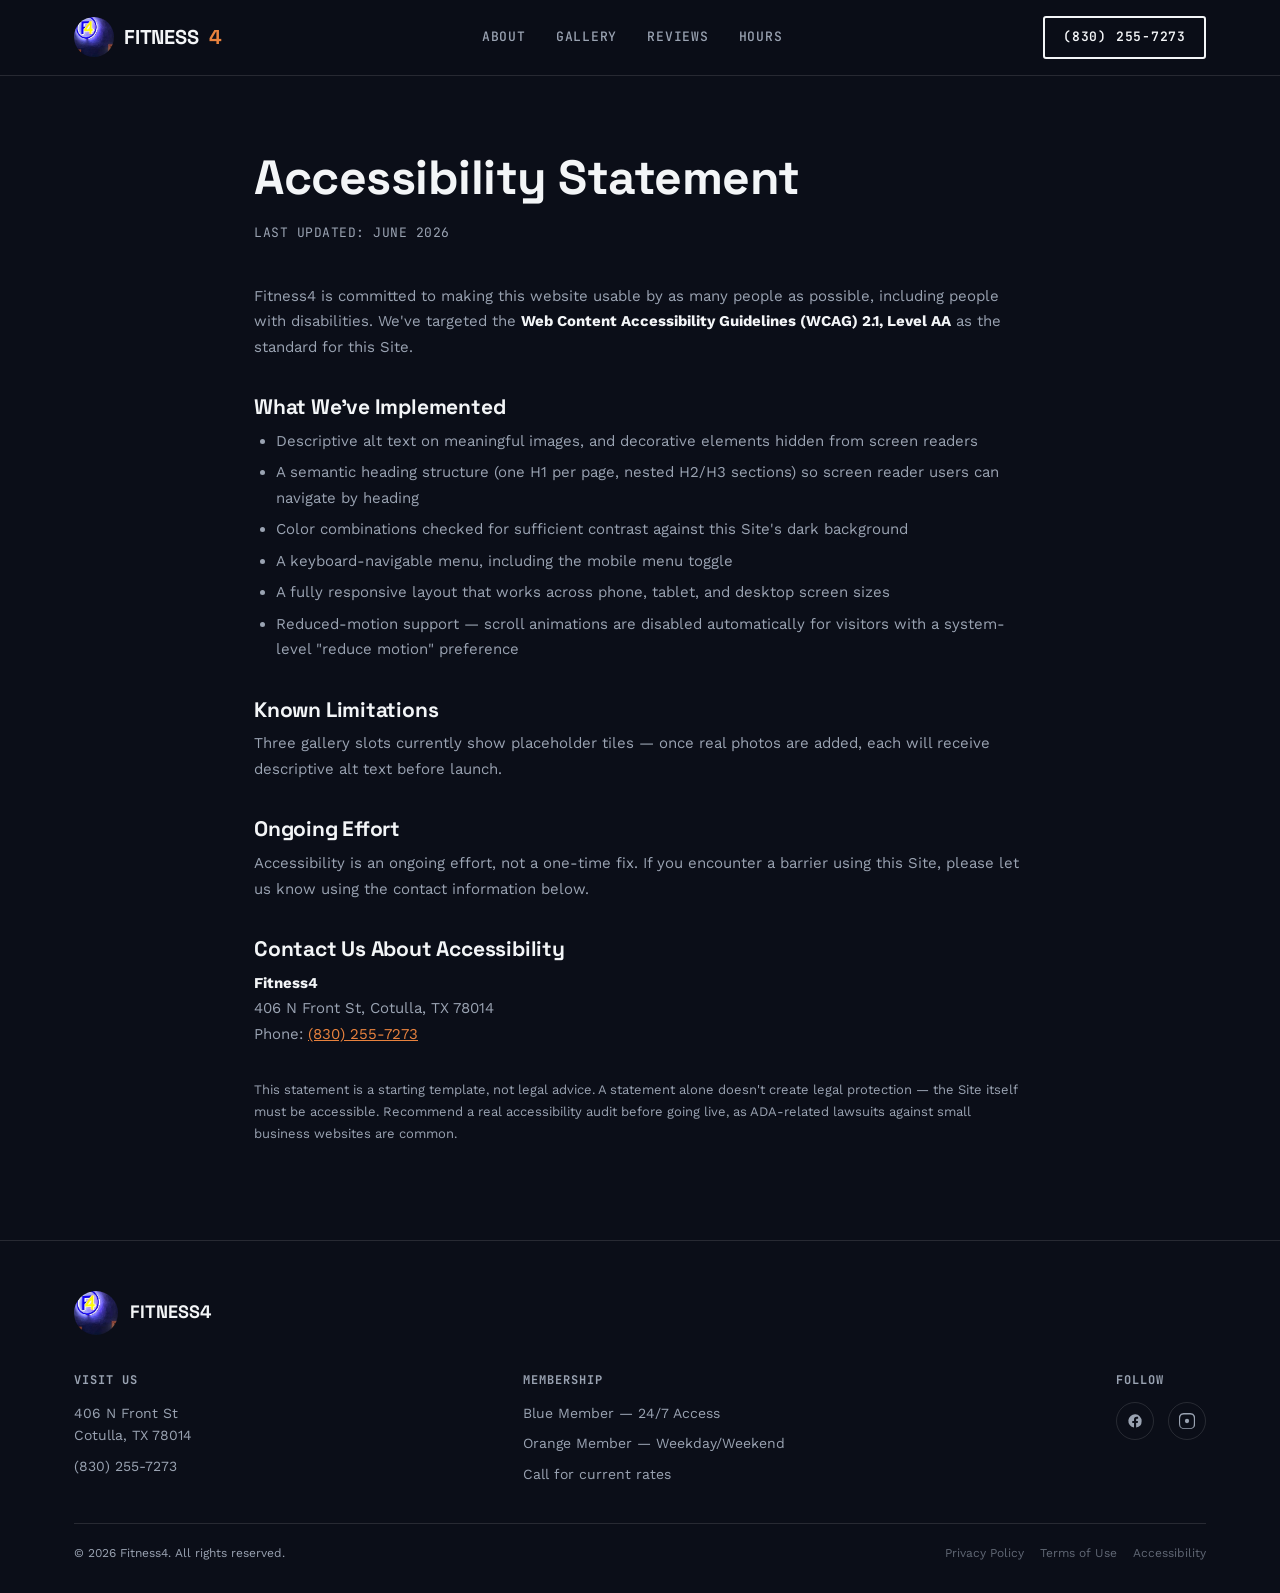
<file: accessibility.html>
<!DOCTYPE html>
<html lang="en">
<head>
<meta charset="UTF-8">
<meta name="viewport" content="width=device-width, initial-scale=1.0, maximum-scale=5.0">
<link rel="icon" type="image/webp" href="images/favicon.webp">
<link rel="apple-touch-icon" href="images/favicon.webp">
<meta name="theme-color" content="#2f6fed">
<title>Accessibility | Fitness4 | Cotulla, TX</title>
<meta name="robots" content="noindex, follow">
<link rel="canonical" href="https://fitness4-cotulla-demo.netlify.app/accessibility.html">
<link rel="preconnect" href="https://fonts.googleapis.com">
<link rel="preconnect" href="https://fonts.gstatic.com" crossorigin>
<link href="https://fonts.googleapis.com/css2?family=Space+Grotesk:wght@500;700&family=Work+Sans:wght@400;500;600;700&family=JetBrains+Mono:wght@500;600&display=swap" rel="stylesheet">
<link rel="stylesheet" href="styles.css">
</head>
<body>
<header>
  <nav>
    <a href="index.html#top" class="logo">
      <img src="images/fitness4-logo-mark.jpg" alt="Fitness4 logo" class="logo-img">
      FITNESS<span style="color:var(--orange)">4</span>
    </a>
    <div class="nav-links">
      <a href="index.html#about">About</a>
      <a href="index.html#gallery">Gallery</a>
      <a href="index.html#reviews">Reviews</a>
      <a href="index.html#location">Hours</a>
    </div>
    <a href="tel:+18302557273" class="nav-cta">(830) 255-7273</a>
    <button class="burger" id="burgerBtn" aria-label="Open menu">
      <span></span><span></span><span></span>
    </button>
  </nav>
  <div class="mobile-menu" id="mobileMenu">
    <a href="index.html#about">About</a>
    <a href="index.html#gallery">Gallery</a>
    <a href="index.html#reviews">Reviews</a>
    <a href="index.html#location">Hours</a>
    <a href="tel:+18302557273" class="cta">Call (830) 255-7273</a>
  </div>
</header>


<section class="legal-page">
  <div class="wrap">
    <h1>Accessibility Statement</h1>
    <div class="legal-updated">Last Updated: June 2026</div>

    <p>Fitness4 is committed to making this website usable by as many people as possible, including people with disabilities. We've targeted the <strong>Web Content Accessibility Guidelines (WCAG) 2.1, Level AA</strong> as the standard for this Site.</p>

    <h2>What We've Implemented</h2>
    <ul>
      <li>Descriptive alt text on meaningful images, and decorative elements hidden from screen readers</li>
      <li>A semantic heading structure (one H1 per page, nested H2/H3 sections) so screen reader users can navigate by heading</li>
      <li>Color combinations checked for sufficient contrast against this Site's dark background</li>
      <li>A keyboard-navigable menu, including the mobile menu toggle</li>
      <li>A fully responsive layout that works across phone, tablet, and desktop screen sizes</li>
      <li>Reduced-motion support — scroll animations are disabled automatically for visitors with a system-level "reduce motion" preference</li>
    </ul>

    <h2>Known Limitations</h2>
    <p>Three gallery slots currently show placeholder tiles — once real photos are added, each will receive descriptive alt text before launch.</p>

    <h2>Ongoing Effort</h2>
    <p>Accessibility is an ongoing effort, not a one-time fix. If you encounter a barrier using this Site, please let us know using the contact information below.</p>

    <h2>Contact Us About Accessibility</h2>
    <p><strong>Fitness4</strong><br>
    406 N Front St, Cotulla, TX 78014<br>
    Phone: <a href="tel:+18302557273">(830) 255-7273</a></p>

    <p style="margin-top:32px; font-size:13px; color:var(--white-dim);">This statement is a starting template, not legal advice. A statement alone doesn't create legal protection — the Site itself must be accessible. Recommend a real accessibility audit before going live, as ADA-related lawsuits against small business websites are common.</p>
  </div>
</section>
<footer>
  <div class="wrap">
    <div class="footer-brand">
      <img src="images/fitness4-logo-mark.jpg" alt="Fitness4 logo" class="footer-logo">
      <span>FITNESS4</span>
    </div>
    <div class="footer-grid">
      <div class="footer-col">
        <h4>Visit Us</h4>
        <p>406 N Front St<br>Cotulla, TX 78014</p>
        <a href="tel:+18302557273">(830) 255-7273</a>
      </div>
      <div class="footer-col">
        <h4>Membership</h4>
        <p>Blue Member — 24/7 Access</p>
        <p>Orange Member — Weekday/Weekend</p>
        <a href="tel:+18302557273">Call for current rates</a>
      </div>
      <div class="footer-col">
        <h4>Follow</h4>
        <div class="social-row">
          <a href="https://www.facebook.com/Fitness4tx/" target="_blank" rel="noopener" aria-label="Facebook">
            <svg width="16" height="16" viewBox="0 0 24 24" fill="currentColor"><path d="M22 12a10 10 0 1 0-11.5 9.9v-7H7.9V12h2.6V9.8c0-2.6 1.5-4 3.9-4 1.1 0 2.3.2 2.3.2v2.5h-1.3c-1.3 0-1.7.8-1.7 1.6V12h2.8l-.4 2.9h-2.4v7A10 10 0 0 0 22 12z"/></svg>
          </a>
          <a href="https://www.instagram.com/fitness4tx/" target="_blank" rel="noopener" aria-label="Instagram">
            <svg width="16" height="16" viewBox="0 0 24 24" fill="currentColor"><path d="M12 2.2c3.2 0 3.6 0 4.9.1 1.2.1 2 .3 2.4.5.6.2 1 .5 1.5.9.4.4.7.9.9 1.5.2.4.4 1.2.5 2.4.1 1.3.1 1.7.1 4.9s0 3.6-.1 4.9c-.1 1.2-.3 2-.5 2.4-.2.6-.5 1-.9 1.5-.4.4-.9.7-1.5.9-.4.2-1.2.4-2.4.5-1.3.1-1.7.1-4.9.1s-3.6 0-4.9-.1c-1.2-.1-2-.3-2.4-.5-.6-.2-1-.5-1.5-.9-.4-.4-.7-.9-.9-1.5-.2-.4-.4-1.2-.5-2.4-.1-1.3-.1-1.7-.1-4.9s0-3.6.1-4.9c.1-1.2.3-2 .5-2.4.2-.6.5-1 .9-1.5.4-.4.9-.7 1.5-.9.4-.2 1.2-.4 2.4-.5 1.3-.1 1.7-.1 4.9-.1M12 0C8.7 0 8.3 0 7 .1c-1.3.1-2.2.3-3 .6-.8.3-1.5.7-2.2 1.4C1.1 2.8.7 3.5.4 4.3c-.3.8-.5 1.7-.6 3C-.2 8.6 0 9 0 12s0 3.4.1 4.7c.1 1.3.3 2.2.6 3 .3.8.7 1.5 1.4 2.2.7.7 1.4 1.1 2.2 1.4.8.3 1.7.5 3 .6C8.3 24 8.7 24 12 24s3.7 0 5-.1c1.3-.1 2.2-.3 3-.6.8-.3 1.5-.7 2.2-1.4.7-.7 1.1-1.4 1.4-2.2.3-.8.5-1.7.6-3 .1-1.3.1-1.7.1-4.7s0-3.4-.1-4.7c-.1-1.3-.3-2.2-.6-3-.3-.8-.7-1.5-1.4-2.2-.7-.7-1.4-1.1-2.2-1.4-.8-.3-1.7-.5-3-.6C15.7 0 15.3 0 12 0z"/><circle cx="12" cy="12" r="3.2"/></svg>
          </a>
        </div>
      </div>
    </div>
    <div class="footer-legal">
      <p>© 2026 Fitness4. All rights reserved.</p>
      <div style="display:flex; gap:16px; flex-wrap:wrap;">
        <a href="privacy-policy.html">Privacy Policy</a>
        <a href="terms-of-use.html">Terms of Use</a>
        <a href="accessibility.html">Accessibility</a>
      </div>
    </div>
  </div>
</footer>
<script>
const burgerBtn = document.getElementById("burgerBtn");
const mobileMenu = document.getElementById("mobileMenu");
burgerBtn.addEventListener("click", () => mobileMenu.classList.toggle("open"));
mobileMenu.querySelectorAll("a").forEach(a => a.addEventListener("click", () => mobileMenu.classList.remove("open")));
</script>

</body>
</html>
</file>
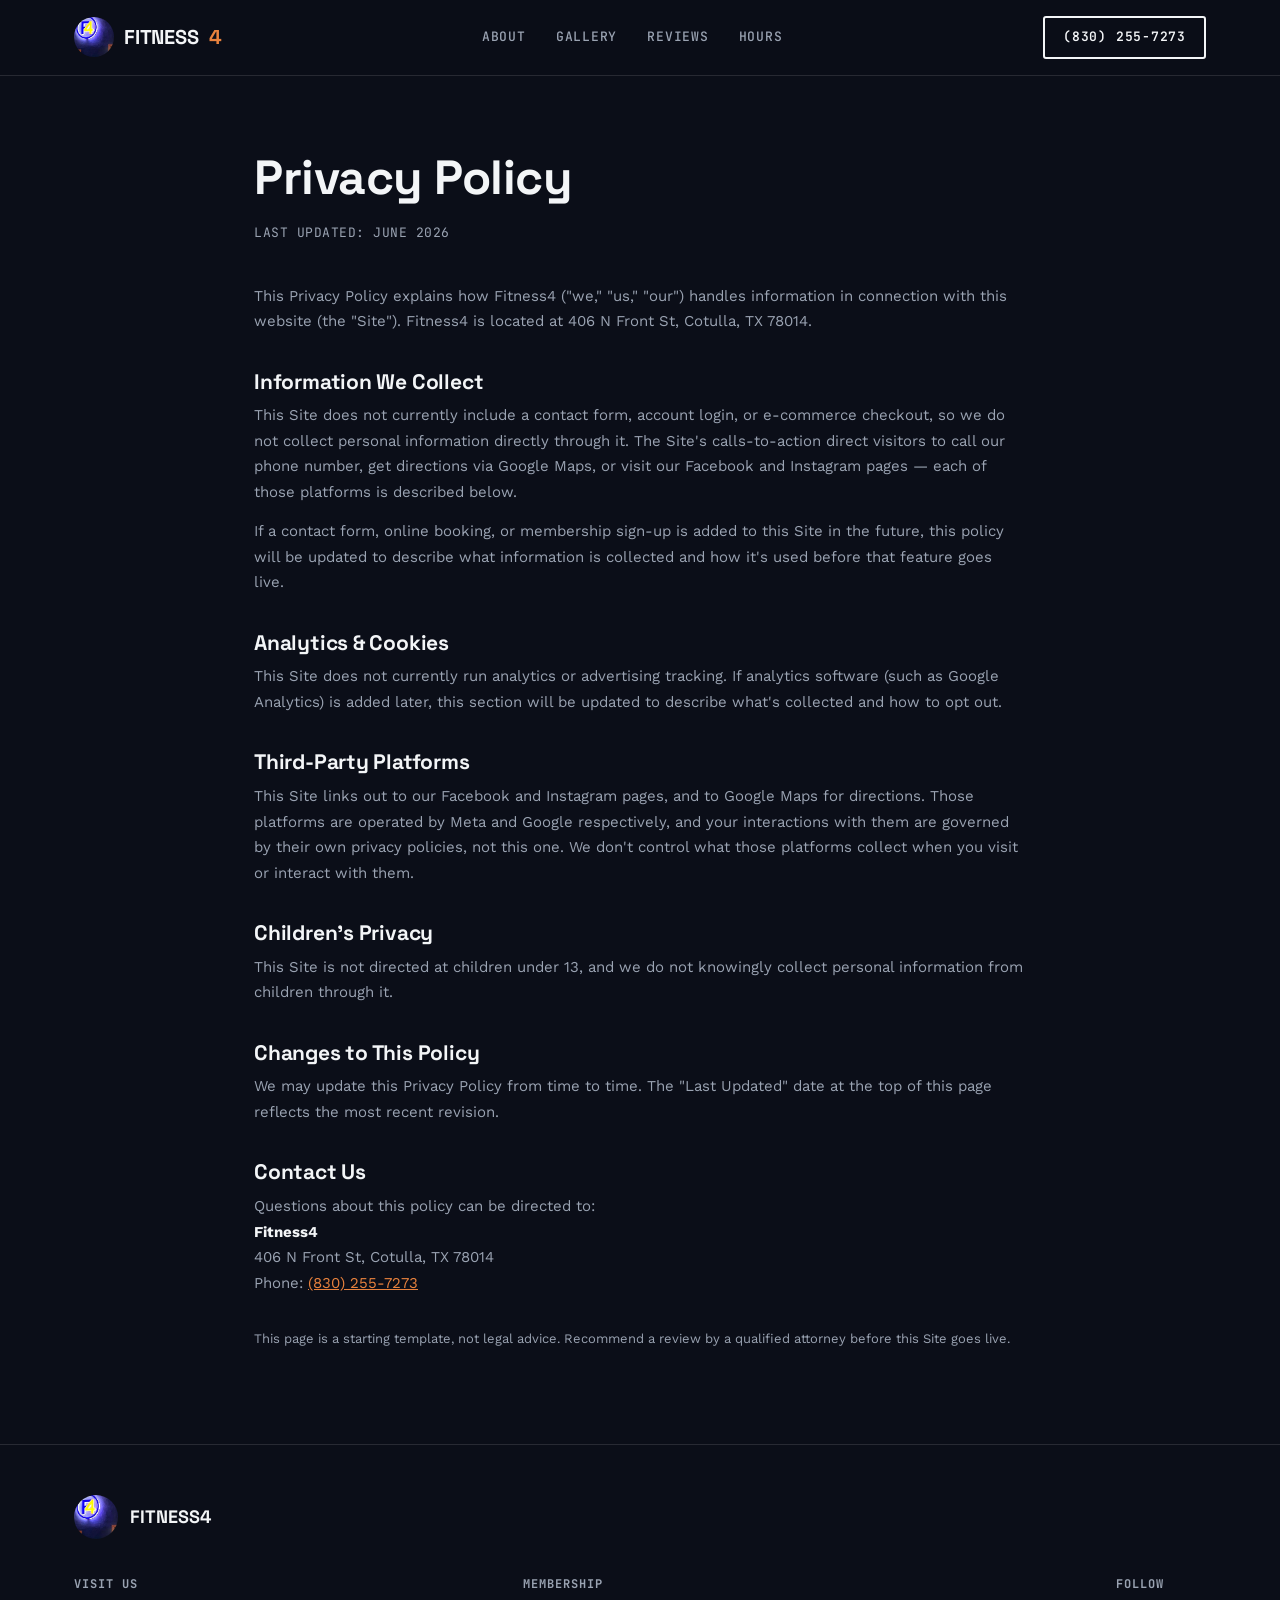
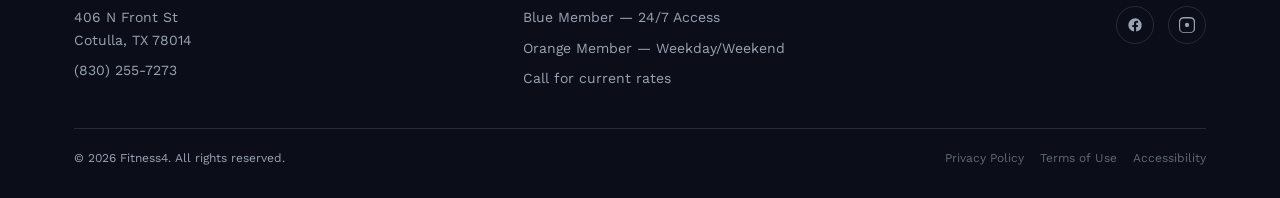
<file: privacy-policy.html>
<!DOCTYPE html>
<html lang="en">
<head>
<meta charset="UTF-8">
<meta name="viewport" content="width=device-width, initial-scale=1.0, maximum-scale=5.0">
<link rel="icon" type="image/webp" href="images/favicon.webp">
<link rel="apple-touch-icon" href="images/favicon.webp">
<meta name="theme-color" content="#2f6fed">
<title>Privacy Policy | Fitness4 | Cotulla, TX</title>
<meta name="robots" content="noindex, follow">
<link rel="canonical" href="https://fitness4-cotulla-demo.netlify.app/privacy-policy.html">
<link rel="preconnect" href="https://fonts.googleapis.com">
<link rel="preconnect" href="https://fonts.gstatic.com" crossorigin>
<link href="https://fonts.googleapis.com/css2?family=Space+Grotesk:wght@500;700&family=Work+Sans:wght@400;500;600;700&family=JetBrains+Mono:wght@500;600&display=swap" rel="stylesheet">
<link rel="stylesheet" href="styles.css">
</head>
<body>
<header>
  <nav>
    <a href="index.html#top" class="logo">
      <img src="images/fitness4-logo-mark.jpg" alt="Fitness4 logo" class="logo-img">
      FITNESS<span style="color:var(--orange)">4</span>
    </a>
    <div class="nav-links">
      <a href="index.html#about">About</a>
      <a href="index.html#gallery">Gallery</a>
      <a href="index.html#reviews">Reviews</a>
      <a href="index.html#location">Hours</a>
    </div>
    <a href="tel:+18302557273" class="nav-cta">(830) 255-7273</a>
    <button class="burger" id="burgerBtn" aria-label="Open menu">
      <span></span><span></span><span></span>
    </button>
  </nav>
  <div class="mobile-menu" id="mobileMenu">
    <a href="index.html#about">About</a>
    <a href="index.html#gallery">Gallery</a>
    <a href="index.html#reviews">Reviews</a>
    <a href="index.html#location">Hours</a>
    <a href="tel:+18302557273" class="cta">Call (830) 255-7273</a>
  </div>
</header>


<section class="legal-page">
  <div class="wrap">
    <h1>Privacy Policy</h1>
    <div class="legal-updated">Last Updated: June 2026</div>

    <p>This Privacy Policy explains how Fitness4 ("we," "us," "our") handles information in connection with this website (the "Site"). Fitness4 is located at 406 N Front St, Cotulla, TX 78014.</p>

    <h2>Information We Collect</h2>
    <p>This Site does not currently include a contact form, account login, or e-commerce checkout, so we do not collect personal information directly through it. The Site's calls-to-action direct visitors to call our phone number, get directions via Google Maps, or visit our Facebook and Instagram pages — each of those platforms is described below.</p>
    <p>If a contact form, online booking, or membership sign-up is added to this Site in the future, this policy will be updated to describe what information is collected and how it's used before that feature goes live.</p>

    <h2>Analytics &amp; Cookies</h2>
    <p>This Site does not currently run analytics or advertising tracking. If analytics software (such as Google Analytics) is added later, this section will be updated to describe what's collected and how to opt out.</p>

    <h2>Third-Party Platforms</h2>
    <p>This Site links out to our Facebook and Instagram pages, and to Google Maps for directions. Those platforms are operated by Meta and Google respectively, and your interactions with them are governed by their own privacy policies, not this one. We don't control what those platforms collect when you visit or interact with them.</p>

    <h2>Children's Privacy</h2>
    <p>This Site is not directed at children under 13, and we do not knowingly collect personal information from children through it.</p>

    <h2>Changes to This Policy</h2>
    <p>We may update this Privacy Policy from time to time. The "Last Updated" date at the top of this page reflects the most recent revision.</p>

    <h2>Contact Us</h2>
    <p>Questions about this policy can be directed to:<br>
    <strong>Fitness4</strong><br>
    406 N Front St, Cotulla, TX 78014<br>
    Phone: <a href="tel:+18302557273">(830) 255-7273</a></p>

    <p style="margin-top:32px; font-size:13px; color:var(--white-dim);">This page is a starting template, not legal advice. Recommend a review by a qualified attorney before this Site goes live.</p>
  </div>
</section>
<footer>
  <div class="wrap">
    <div class="footer-brand">
      <img src="images/fitness4-logo-mark.jpg" alt="Fitness4 logo" class="footer-logo">
      <span>FITNESS4</span>
    </div>
    <div class="footer-grid">
      <div class="footer-col">
        <h4>Visit Us</h4>
        <p>406 N Front St<br>Cotulla, TX 78014</p>
        <a href="tel:+18302557273">(830) 255-7273</a>
      </div>
      <div class="footer-col">
        <h4>Membership</h4>
        <p>Blue Member — 24/7 Access</p>
        <p>Orange Member — Weekday/Weekend</p>
        <a href="tel:+18302557273">Call for current rates</a>
      </div>
      <div class="footer-col">
        <h4>Follow</h4>
        <div class="social-row">
          <a href="https://www.facebook.com/Fitness4tx/" target="_blank" rel="noopener" aria-label="Facebook">
            <svg width="16" height="16" viewBox="0 0 24 24" fill="currentColor"><path d="M22 12a10 10 0 1 0-11.5 9.9v-7H7.9V12h2.6V9.8c0-2.6 1.5-4 3.9-4 1.1 0 2.3.2 2.3.2v2.5h-1.3c-1.3 0-1.7.8-1.7 1.6V12h2.8l-.4 2.9h-2.4v7A10 10 0 0 0 22 12z"/></svg>
          </a>
          <a href="https://www.instagram.com/fitness4tx/" target="_blank" rel="noopener" aria-label="Instagram">
            <svg width="16" height="16" viewBox="0 0 24 24" fill="currentColor"><path d="M12 2.2c3.2 0 3.6 0 4.9.1 1.2.1 2 .3 2.4.5.6.2 1 .5 1.5.9.4.4.7.9.9 1.5.2.4.4 1.2.5 2.4.1 1.3.1 1.7.1 4.9s0 3.6-.1 4.9c-.1 1.2-.3 2-.5 2.4-.2.6-.5 1-.9 1.5-.4.4-.9.7-1.5.9-.4.2-1.2.4-2.4.5-1.3.1-1.7.1-4.9.1s-3.6 0-4.9-.1c-1.2-.1-2-.3-2.4-.5-.6-.2-1-.5-1.5-.9-.4-.4-.7-.9-.9-1.5-.2-.4-.4-1.2-.5-2.4-.1-1.3-.1-1.7-.1-4.9s0-3.6.1-4.9c.1-1.2.3-2 .5-2.4.2-.6.5-1 .9-1.5.4-.4.9-.7 1.5-.9.4-.2 1.2-.4 2.4-.5 1.3-.1 1.7-.1 4.9-.1M12 0C8.7 0 8.3 0 7 .1c-1.3.1-2.2.3-3 .6-.8.3-1.5.7-2.2 1.4C1.1 2.8.7 3.5.4 4.3c-.3.8-.5 1.7-.6 3C-.2 8.6 0 9 0 12s0 3.4.1 4.7c.1 1.3.3 2.2.6 3 .3.8.7 1.5 1.4 2.2.7.7 1.4 1.1 2.2 1.4.8.3 1.7.5 3 .6C8.3 24 8.7 24 12 24s3.7 0 5-.1c1.3-.1 2.2-.3 3-.6.8-.3 1.5-.7 2.2-1.4.7-.7 1.1-1.4 1.4-2.2.3-.8.5-1.7.6-3 .1-1.3.1-1.7.1-4.7s0-3.4-.1-4.7c-.1-1.3-.3-2.2-.6-3-.3-.8-.7-1.5-1.4-2.2-.7-.7-1.4-1.1-2.2-1.4-.8-.3-1.7-.5-3-.6C15.7 0 15.3 0 12 0z"/><circle cx="12" cy="12" r="3.2"/></svg>
          </a>
        </div>
      </div>
    </div>
    <div class="footer-legal">
      <p>© 2026 Fitness4. All rights reserved.</p>
      <div style="display:flex; gap:16px; flex-wrap:wrap;">
        <a href="privacy-policy.html">Privacy Policy</a>
        <a href="terms-of-use.html">Terms of Use</a>
        <a href="accessibility.html">Accessibility</a>
      </div>
    </div>
  </div>
</footer>
<script>
const burgerBtn = document.getElementById("burgerBtn");
const mobileMenu = document.getElementById("mobileMenu");
burgerBtn.addEventListener("click", () => mobileMenu.classList.toggle("open"));
mobileMenu.querySelectorAll("a").forEach(a => a.addEventListener("click", () => mobileMenu.classList.remove("open")));
</script>

</body>
</html>
</file>
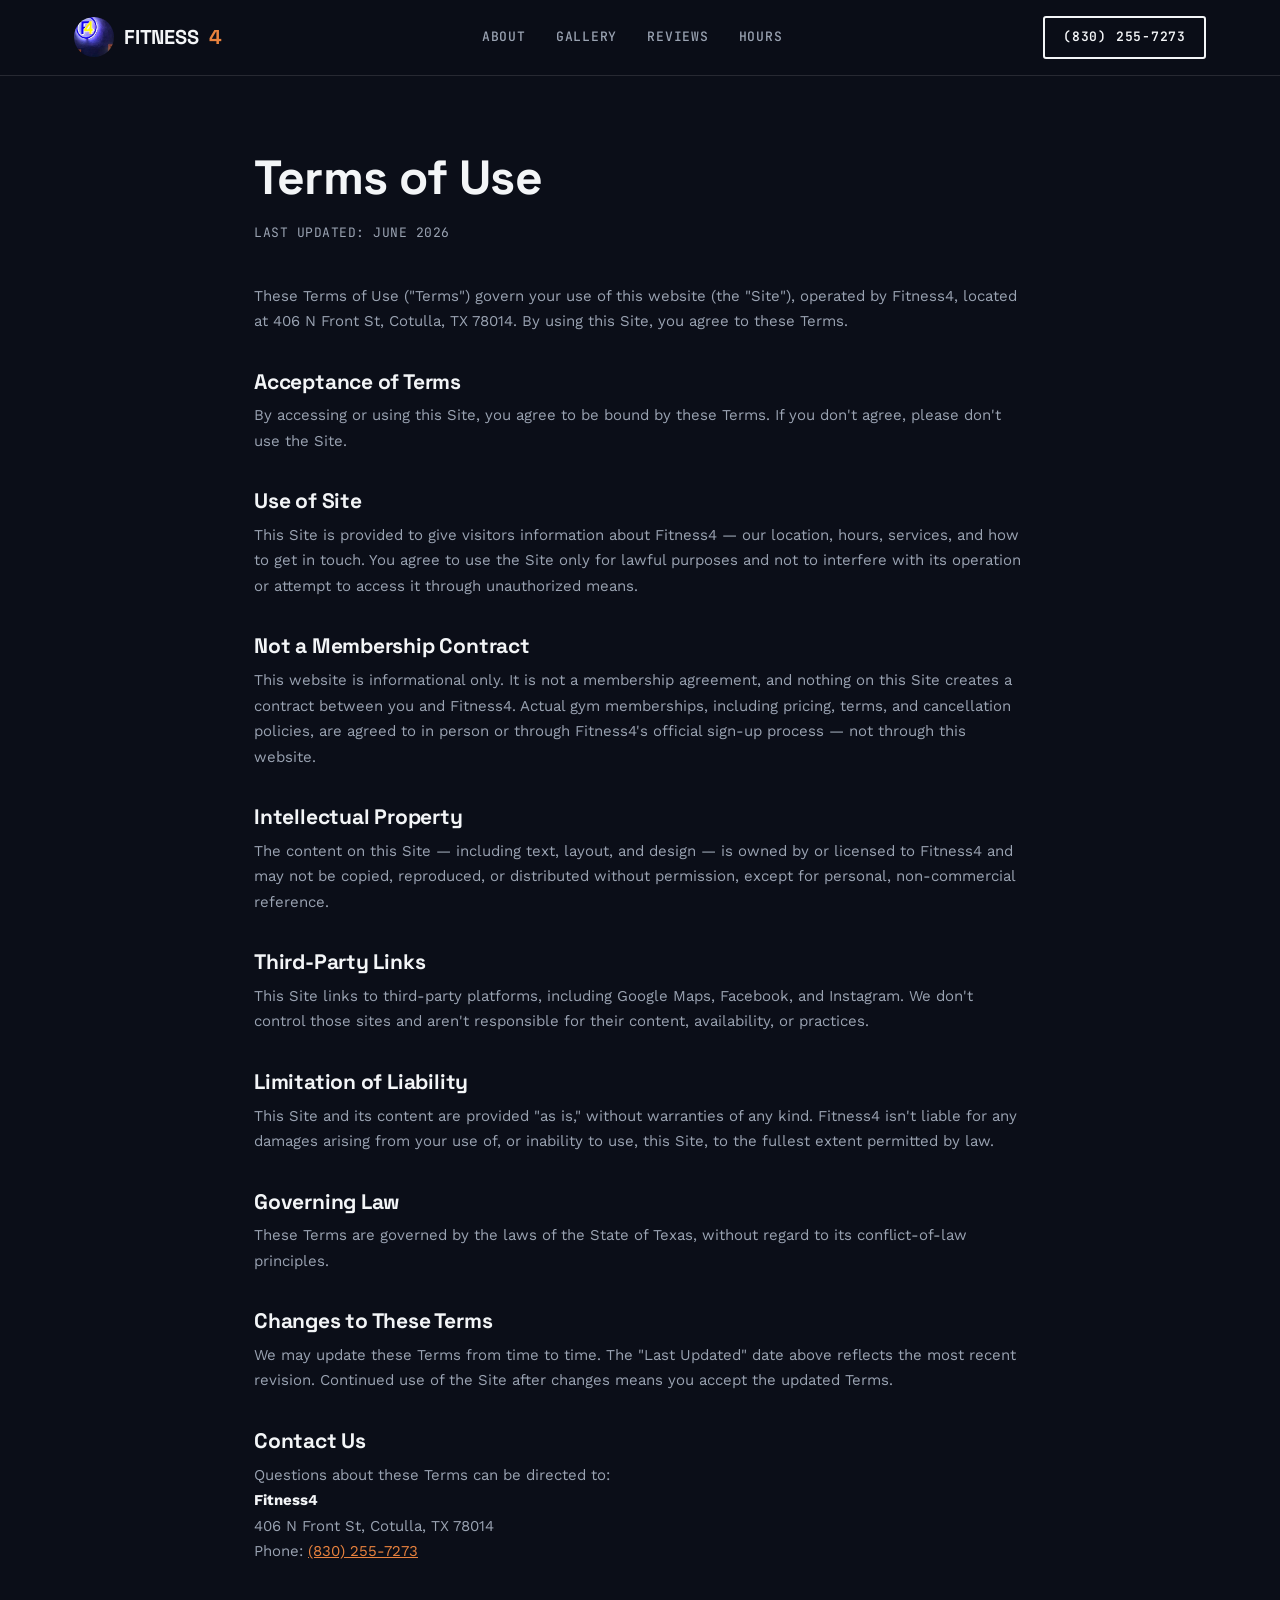
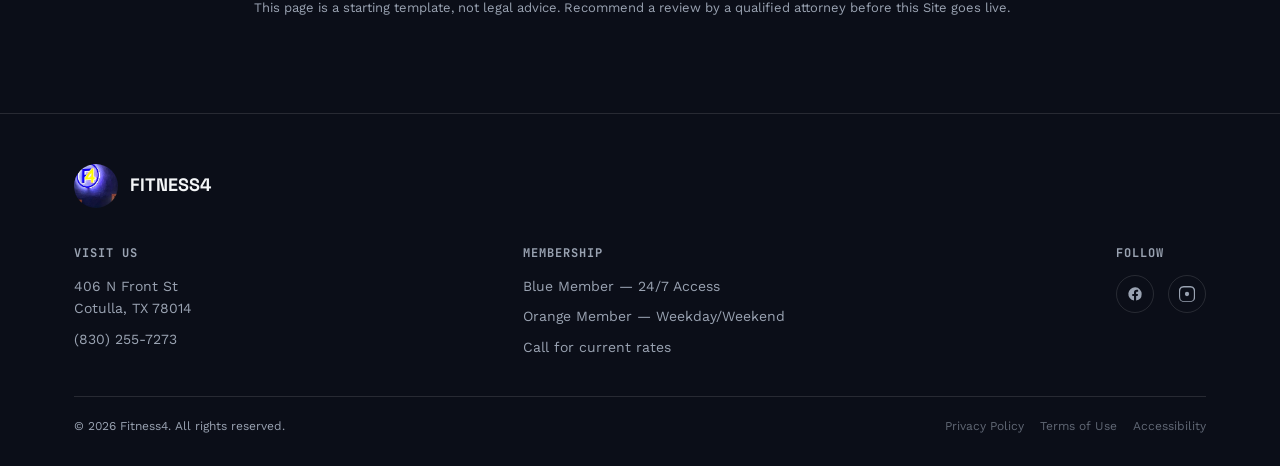
<file: terms-of-use.html>
<!DOCTYPE html>
<html lang="en">
<head>
<meta charset="UTF-8">
<meta name="viewport" content="width=device-width, initial-scale=1.0, maximum-scale=5.0">
<link rel="icon" type="image/webp" href="images/favicon.webp">
<link rel="apple-touch-icon" href="images/favicon.webp">
<meta name="theme-color" content="#2f6fed">
<title>Terms of Use | Fitness4 | Cotulla, TX</title>
<meta name="robots" content="noindex, follow">
<link rel="canonical" href="https://fitness4-cotulla-demo.netlify.app/terms-of-use.html">
<link rel="preconnect" href="https://fonts.googleapis.com">
<link rel="preconnect" href="https://fonts.gstatic.com" crossorigin>
<link href="https://fonts.googleapis.com/css2?family=Space+Grotesk:wght@500;700&family=Work+Sans:wght@400;500;600;700&family=JetBrains+Mono:wght@500;600&display=swap" rel="stylesheet">
<link rel="stylesheet" href="styles.css">
</head>
<body>
<header>
  <nav>
    <a href="index.html#top" class="logo">
      <img src="images/fitness4-logo-mark.jpg" alt="Fitness4 logo" class="logo-img">
      FITNESS<span style="color:var(--orange)">4</span>
    </a>
    <div class="nav-links">
      <a href="index.html#about">About</a>
      <a href="index.html#gallery">Gallery</a>
      <a href="index.html#reviews">Reviews</a>
      <a href="index.html#location">Hours</a>
    </div>
    <a href="tel:+18302557273" class="nav-cta">(830) 255-7273</a>
    <button class="burger" id="burgerBtn" aria-label="Open menu">
      <span></span><span></span><span></span>
    </button>
  </nav>
  <div class="mobile-menu" id="mobileMenu">
    <a href="index.html#about">About</a>
    <a href="index.html#gallery">Gallery</a>
    <a href="index.html#reviews">Reviews</a>
    <a href="index.html#location">Hours</a>
    <a href="tel:+18302557273" class="cta">Call (830) 255-7273</a>
  </div>
</header>


<section class="legal-page">
  <div class="wrap">
    <h1>Terms of Use</h1>
    <div class="legal-updated">Last Updated: June 2026</div>

    <p>These Terms of Use ("Terms") govern your use of this website (the "Site"), operated by Fitness4, located at 406 N Front St, Cotulla, TX 78014. By using this Site, you agree to these Terms.</p>

    <h2>Acceptance of Terms</h2>
    <p>By accessing or using this Site, you agree to be bound by these Terms. If you don't agree, please don't use the Site.</p>

    <h2>Use of Site</h2>
    <p>This Site is provided to give visitors information about Fitness4 — our location, hours, services, and how to get in touch. You agree to use the Site only for lawful purposes and not to interfere with its operation or attempt to access it through unauthorized means.</p>

    <h2>Not a Membership Contract</h2>
    <p>This website is informational only. It is not a membership agreement, and nothing on this Site creates a contract between you and Fitness4. Actual gym memberships, including pricing, terms, and cancellation policies, are agreed to in person or through Fitness4's official sign-up process — not through this website.</p>

    <h2>Intellectual Property</h2>
    <p>The content on this Site — including text, layout, and design — is owned by or licensed to Fitness4 and may not be copied, reproduced, or distributed without permission, except for personal, non-commercial reference.</p>

    <h2>Third-Party Links</h2>
    <p>This Site links to third-party platforms, including Google Maps, Facebook, and Instagram. We don't control those sites and aren't responsible for their content, availability, or practices.</p>

    <h2>Limitation of Liability</h2>
    <p>This Site and its content are provided "as is," without warranties of any kind. Fitness4 isn't liable for any damages arising from your use of, or inability to use, this Site, to the fullest extent permitted by law.</p>

    <h2>Governing Law</h2>
    <p>These Terms are governed by the laws of the State of Texas, without regard to its conflict-of-law principles.</p>

    <h2>Changes to These Terms</h2>
    <p>We may update these Terms from time to time. The "Last Updated" date above reflects the most recent revision. Continued use of the Site after changes means you accept the updated Terms.</p>

    <h2>Contact Us</h2>
    <p>Questions about these Terms can be directed to:<br>
    <strong>Fitness4</strong><br>
    406 N Front St, Cotulla, TX 78014<br>
    Phone: <a href="tel:+18302557273">(830) 255-7273</a></p>

    <p style="margin-top:32px; font-size:13px; color:var(--white-dim);">This page is a starting template, not legal advice. Recommend a review by a qualified attorney before this Site goes live.</p>
  </div>
</section>
<footer>
  <div class="wrap">
    <div class="footer-brand">
      <img src="images/fitness4-logo-mark.jpg" alt="Fitness4 logo" class="footer-logo">
      <span>FITNESS4</span>
    </div>
    <div class="footer-grid">
      <div class="footer-col">
        <h4>Visit Us</h4>
        <p>406 N Front St<br>Cotulla, TX 78014</p>
        <a href="tel:+18302557273">(830) 255-7273</a>
      </div>
      <div class="footer-col">
        <h4>Membership</h4>
        <p>Blue Member — 24/7 Access</p>
        <p>Orange Member — Weekday/Weekend</p>
        <a href="tel:+18302557273">Call for current rates</a>
      </div>
      <div class="footer-col">
        <h4>Follow</h4>
        <div class="social-row">
          <a href="https://www.facebook.com/Fitness4tx/" target="_blank" rel="noopener" aria-label="Facebook">
            <svg width="16" height="16" viewBox="0 0 24 24" fill="currentColor"><path d="M22 12a10 10 0 1 0-11.5 9.9v-7H7.9V12h2.6V9.8c0-2.6 1.5-4 3.9-4 1.1 0 2.3.2 2.3.2v2.5h-1.3c-1.3 0-1.7.8-1.7 1.6V12h2.8l-.4 2.9h-2.4v7A10 10 0 0 0 22 12z"/></svg>
          </a>
          <a href="https://www.instagram.com/fitness4tx/" target="_blank" rel="noopener" aria-label="Instagram">
            <svg width="16" height="16" viewBox="0 0 24 24" fill="currentColor"><path d="M12 2.2c3.2 0 3.6 0 4.9.1 1.2.1 2 .3 2.4.5.6.2 1 .5 1.5.9.4.4.7.9.9 1.5.2.4.4 1.2.5 2.4.1 1.3.1 1.7.1 4.9s0 3.6-.1 4.9c-.1 1.2-.3 2-.5 2.4-.2.6-.5 1-.9 1.5-.4.4-.9.7-1.5.9-.4.2-1.2.4-2.4.5-1.3.1-1.7.1-4.9.1s-3.6 0-4.9-.1c-1.2-.1-2-.3-2.4-.5-.6-.2-1-.5-1.5-.9-.4-.4-.7-.9-.9-1.5-.2-.4-.4-1.2-.5-2.4-.1-1.3-.1-1.7-.1-4.9s0-3.6.1-4.9c.1-1.2.3-2 .5-2.4.2-.6.5-1 .9-1.5.4-.4.9-.7 1.5-.9.4-.2 1.2-.4 2.4-.5 1.3-.1 1.7-.1 4.9-.1M12 0C8.7 0 8.3 0 7 .1c-1.3.1-2.2.3-3 .6-.8.3-1.5.7-2.2 1.4C1.1 2.8.7 3.5.4 4.3c-.3.8-.5 1.7-.6 3C-.2 8.6 0 9 0 12s0 3.4.1 4.7c.1 1.3.3 2.2.6 3 .3.8.7 1.5 1.4 2.2.7.7 1.4 1.1 2.2 1.4.8.3 1.7.5 3 .6C8.3 24 8.7 24 12 24s3.7 0 5-.1c1.3-.1 2.2-.3 3-.6.8-.3 1.5-.7 2.2-1.4.7-.7 1.1-1.4 1.4-2.2.3-.8.5-1.7.6-3 .1-1.3.1-1.7.1-4.7s0-3.4-.1-4.7c-.1-1.3-.3-2.2-.6-3-.3-.8-.7-1.5-1.4-2.2-.7-.7-1.4-1.1-2.2-1.4-.8-.3-1.7-.5-3-.6C15.7 0 15.3 0 12 0z"/><circle cx="12" cy="12" r="3.2"/></svg>
          </a>
        </div>
      </div>
    </div>
    <div class="footer-legal">
      <p>© 2026 Fitness4. All rights reserved.</p>
      <div style="display:flex; gap:16px; flex-wrap:wrap;">
        <a href="privacy-policy.html">Privacy Policy</a>
        <a href="terms-of-use.html">Terms of Use</a>
        <a href="accessibility.html">Accessibility</a>
      </div>
    </div>
  </div>
</footer>
<script>
const burgerBtn = document.getElementById("burgerBtn");
const mobileMenu = document.getElementById("mobileMenu");
burgerBtn.addEventListener("click", () => mobileMenu.classList.toggle("open"));
mobileMenu.querySelectorAll("a").forEach(a => a.addEventListener("click", () => mobileMenu.classList.remove("open")));
</script>

</body>
</html>
</file>
<file: styles.css>
:root{
  /* ink tones echo the real navy wall color sampled from the building exterior */
  --ink:#0b0e18;
  --ink-2:#141a2a;
  --ink-3:#1d2538;
  /* blue sampled from the neon ring on the F4 badge sign */
  --blue:#2f6fed;
  --blue-deep:#1c3f8c;
  --blue-bright:#5b8bff;
  /* orange sampled from the real window trim and equipment padding */
  --orange:#e8823e;
  --orange-deep:#a8501f;
  --white:#f3f5f7;
  --white-dim:#9aa3b2;
  --line: rgba(243,245,247,0.12);
  --maxw: 1180px;
}
*{box-sizing:border-box; margin:0; padding:0;}
html{scroll-behavior:smooth;}
body{
  background:var(--ink);
  color:var(--white);
  font-family:'Work Sans',sans-serif;
  line-height:1.6;
  -webkit-font-smoothing:antialiased;
  overflow-x:hidden;
}
img{max-width:100%; display:block;}
a{color:inherit; text-decoration:none;}
.wrap{max-width:var(--maxw); margin:0 auto; padding:0 24px;}
.eyebrow{
  font-family:'JetBrains Mono',monospace;
  font-weight:600;
  text-transform:uppercase;
  letter-spacing:0.18em;
  font-size:12px;
  color:var(--orange);
}
h1,h2,h3{font-family:'Space Grotesk',sans-serif; font-weight:700; letter-spacing:-0.01em;}
h2{font-size:clamp(28px,4.2vw,44px); margin-bottom:14px; line-height:1.08;}
h3{font-size:20px;}
p{color:var(--white-dim);}
.section{padding:80px 0;}
.section-head{max-width:640px; margin-bottom:48px;}
.section-head.center{margin-left:auto; margin-right:auto; text-align:center;}

/* blue→orange gradient rule divider, echoing the two membership tier colors */
.tierline{
  width:100%; height:2px;
  background:linear-gradient(90deg, transparent, var(--blue) 20%, var(--orange) 80%, transparent);
  opacity:0.55;
}

/* Buttons */
.btn{
  display:inline-flex; align-items:center; gap:8px;
  font-family:'JetBrains Mono',monospace;
  font-weight:600; text-transform:uppercase; letter-spacing:0.06em;
  font-size:14px;
  padding:14px 28px;
  border-radius:3px;
  cursor:pointer;
  border:2px solid transparent;
  transition:transform .15s ease, background .2s ease, color .2s ease, border-color .2s ease;
}
.btn:hover{transform:translateY(-2px);}
.btn-primary{background:var(--blue); color:var(--white);}
.btn-primary:hover{background:var(--blue-bright);}
.btn-outline{border-color:var(--white); color:var(--white); background:transparent;}
.btn-outline:hover{background:var(--white); color:var(--ink);}
.btn-orange{background:var(--orange); color:var(--ink);}
.btn-orange:hover{background:#f09a5e;}

/* NAV */
header{
  position:fixed; top:0; left:0; right:0; z-index:200;
  background:rgba(11,14,24,0.92);
  backdrop-filter:blur(8px);
  border-bottom:1px solid var(--line);
}
nav{
  max-width:var(--maxw); margin:0 auto; padding:16px 24px;
  display:flex; align-items:center; justify-content:space-between;
}
.logo{
  font-family:'Space Grotesk',sans-serif; font-weight:700; font-size:20px; letter-spacing:-0.01em; color:var(--white);
  display:flex; align-items:center; gap:10px;
}
.logo-img{height:40px; width:40px; border-radius:50%; object-fit:cover; flex-shrink:0;}
.nav-links{display:none; gap:30px; align-items:center;}
.nav-links a{
  font-family:'JetBrains Mono',monospace; font-weight:500; text-transform:uppercase; letter-spacing:0.06em; font-size:13px;
  color:var(--white-dim);
}
.nav-links a:hover{color:var(--white);}
.nav-cta{
  display:none;
  border:2px solid var(--white); color:var(--white);
  font-family:'JetBrains Mono',monospace; font-weight:600; text-transform:uppercase; letter-spacing:0.06em; font-size:13px;
  padding:9px 18px; border-radius:3px;
  transition:background .2s, color .2s;
}
.nav-cta:hover{background:var(--white); color:var(--ink);}
.burger{
  display:flex; flex-direction:column; gap:5px; background:none; border:none; cursor:pointer; padding:6px;
}
.burger span{width:24px; height:2px; background:var(--white); transition:.2s;}
.mobile-menu{
  display:none; flex-direction:column; gap:0;
  background:var(--ink-2); border-bottom:1px solid var(--line);
}
.mobile-menu.open{display:flex;}
.mobile-menu a{
  padding:16px 24px; border-top:1px solid var(--line);
  font-family:'JetBrains Mono',monospace; font-weight:500; text-transform:uppercase; letter-spacing:0.06em; font-size:14px;
  color:var(--white-dim);
}
.mobile-menu a.cta{color:var(--orange);}

@media(min-width:880px){
  .nav-links{display:flex;}
  .nav-cta{display:inline-block;}
  .burger{display:none;}
}

/* HERO */
.hero{
  position:relative;
  min-height:100svh;
  display:flex; align-items:center;
  padding-top:90px;
  background:var(--ink-2);
  overflow:hidden;
}
.hero-bg-img{
  position:absolute; inset:0; width:100%; height:100%;
  object-fit:cover; object-position:center 30%;
  z-index:0;
}
.hero::after{
  content:"";
  position:absolute; inset:0;
  background:
    radial-gradient(ellipse at 18% 30%, rgba(47,111,237,0.16), transparent 55%),
    linear-gradient(180deg, rgba(11,14,24,0.55) 0%, rgba(11,14,24,0.78) 55%, rgba(11,14,24,0.96) 100%);
  z-index:1;
  pointer-events:none;
}
.hero-inner{position:relative; z-index:2; max-width:var(--maxw); margin:0 auto; padding:60px 24px; width:100%;}
.hero h1{
  font-size:clamp(38px,7.2vw,76px);
  line-height:1.0;
  margin:18px 0 22px;
  max-width:760px;
}
.hero h1 .accent{
  background:linear-gradient(90deg,var(--blue-bright),var(--orange));
  -webkit-background-clip:text; background-clip:text; color:transparent;
}
.hero-sub{font-size:18px; max-width:520px; margin-bottom:34px;}
.hero-actions{display:flex; flex-wrap:wrap; gap:14px;}

/* SCOREBOARD / STAT STRIP */
.scoreboard{
  background:var(--ink-2);
  border-top:1px solid var(--line);
  border-bottom:1px solid var(--line);
}
.scoreboard-grid{
  display:grid; grid-template-columns:repeat(2,1fr);
  max-width:var(--maxw); margin:0 auto;
}
.score-cell{
  padding:28px 20px; text-align:center;
  border-right:1px solid var(--line);
  border-bottom:1px solid var(--line);
}
.score-cell:nth-child(2n){border-right:none;}
.score-num{
  font-family:'Space Grotesk',sans-serif; font-weight:700; font-size:clamp(28px,4.6vw,42px);
  background:linear-gradient(90deg,var(--blue-bright),var(--orange));
  -webkit-background-clip:text; background-clip:text; color:transparent;
}
.score-label{
  font-family:'JetBrains Mono',monospace; font-weight:500; text-transform:uppercase; letter-spacing:0.1em; font-size:11px;
  color:var(--white-dim); margin-top:4px;
}
@media(min-width:700px){
  .scoreboard-grid{grid-template-columns:repeat(4,1fr);}
  .score-cell:nth-child(2n){border-right:1px solid var(--line);}
  .score-cell:nth-child(4n){border-right:none;}
  .score-cell{border-bottom:none;}
}

/* GALLERY */
.gallery-grid{
  display:grid; grid-template-columns:1fr 1fr; gap:14px;
}
@media(min-width:700px){.gallery-grid{grid-template-columns:repeat(3,1fr);}}
.gallery-item{
  position:relative; aspect-ratio:4/5; overflow:hidden;
  border:1px solid var(--line); background:var(--ink-2);
  cursor:pointer;
}
.gallery-item img{width:100%; height:100%; object-fit:cover; transition:transform .35s ease;}
.gallery-item:hover img{transform:scale(1.05);}
.photo-placeholder{
  width:100%; height:100%;
  display:flex; flex-direction:column; align-items:center; justify-content:center; gap:10px;
  text-align:center; padding:16px;
  border:1px dashed rgba(243,245,247,0.22);
}
.photo-placeholder svg{width:30px; height:30px; opacity:0.5;}
.photo-placeholder p{
  font-family:'JetBrains Mono',monospace; font-weight:500; text-transform:uppercase; letter-spacing:0.04em; font-size:12px;
  color:var(--white-dim);
}
.photo-placeholder small{color:rgba(154,163,178,0.65); font-size:11px;}

/* SERVICE PILLARS */
.facility-grid{display:grid; grid-template-columns:1fr; gap:20px;}
@media(min-width:700px){.facility-grid{grid-template-columns:repeat(2,1fr);}}
@media(min-width:1040px){.facility-grid{grid-template-columns:repeat(3,1fr);}}
.facility-card{
  padding:36px 30px;
  border:1px solid var(--line);
}
.facility-card.dark{background:var(--ink-2);}
.facility-card.bluefill{background:linear-gradient(160deg,var(--blue-deep),var(--ink-2) 70%);}
.facility-card.black3{background:var(--ink-3);}
.facility-tag{
  display:inline-block; font-family:'JetBrains Mono',monospace; font-weight:600; text-transform:uppercase; letter-spacing:0.08em; font-size:11px;
  padding:5px 12px; border:1px solid var(--orange); color:var(--orange); margin-bottom:16px;
}
.facility-card h3{font-size:24px; margin-bottom:6px;}
.facility-meta{font-family:'JetBrains Mono',monospace; letter-spacing:0.02em; color:var(--white-dim); font-size:13px; margin-bottom:16px;}
.facility-card ul{list-style:none; margin:18px 0 24px;}
.facility-card li{padding:7px 0; border-top:1px solid var(--line); color:var(--white-dim); font-size:15px;}
.facility-card li:first-child{border-top:none;}
.facility-actions{display:flex; gap:10px; flex-wrap:wrap;}

/* FOLLOW CARD */
.follow-card{
  border:1px solid var(--line); background:var(--ink-2);
  padding:48px 36px; text-align:center; max-width:520px; margin:0 auto;
}
.follow-card .eyebrow{display:block; margin-bottom:10px;}
.follow-card h3{font-size:26px; margin-bottom:10px;}
.follow-card p{margin-bottom:24px;}

/* REVIEWS */
.review-grid{display:grid; grid-template-columns:1fr; gap:18px;}
@media(min-width:780px){.review-grid{grid-template-columns:repeat(3,1fr);}}
.review-card{
  background:var(--ink-2); border:1px solid var(--line); padding:26px;
  display:flex; flex-direction:column; gap:14px;
}
.stars{color:var(--orange); font-size:16px; letter-spacing:2px;}
.review-card p{color:var(--white); font-size:15px; flex:1;}
.review-meta{
  font-family:'JetBrains Mono',monospace; text-transform:uppercase; letter-spacing:0.04em; font-size:11px; color:var(--white-dim);
  border-top:1px solid var(--line); padding-top:12px;
}

/* BIO / community */
.bio{
  background:var(--ink-2);
  position:relative;
}
.bio-grid{display:grid; grid-template-columns:1fr; gap:36px; align-items:center;}
@media(min-width:880px){.bio-grid{grid-template-columns:1fr 1fr;}}
.bio-quote{
  border-left:3px solid var(--orange); padding-left:22px;
  font-family:'Space Grotesk',sans-serif; font-weight:700; font-size:clamp(19px,2.4vw,28px); line-height:1.3;
  color:var(--white);
}
.bio-photo-slot{aspect-ratio:1/1;}

/* LOCATION/HOURS */
.location-grid{display:grid; grid-template-columns:1fr; gap:30px;}
@media(min-width:700px){.location-grid{grid-template-columns:repeat(2,1fr);}}
.info-block{border:1px solid var(--line); padding:28px;}
.info-block h3{margin-bottom:16px;}
.hours-row{display:flex; justify-content:space-between; padding:8px 0; border-top:1px solid var(--line); font-size:14px; color:var(--white-dim); font-family:'JetBrains Mono',monospace; letter-spacing:0.01em;}
.hours-row:first-of-type{border-top:none;}
.hours-row span:last-child{color:var(--white);}

/* CTA BAND */
.cta-band{
  background:linear-gradient(120deg,var(--blue-deep),var(--blue) 55%, var(--orange-deep));
  text-align:center; padding:70px 24px;
}
.cta-band h2{color:var(--white);}
.cta-band p{color:rgba(243,245,247,0.85); max-width:520px; margin:0 auto 28px;}
.cta-band .btn-outline{border-color:var(--white);}

/* FOOTER */
footer{padding:50px 0 30px; border-top:1px solid var(--line);}
.footer-brand{display:flex; align-items:center; gap:12px; margin-bottom:36px;}
.footer-logo{width:44px; height:44px; border-radius:50%; object-fit:cover;}
.footer-brand span{font-family:'Space Grotesk',sans-serif; font-weight:700; font-size:18px; color:var(--white);}
.footer-grid{display:flex; flex-wrap:wrap; justify-content:space-between; gap:30px; margin-bottom:30px;}
.footer-col h4{font-family:'JetBrains Mono',monospace; text-transform:uppercase; letter-spacing:0.08em; font-size:12px; color:var(--white-dim); margin-bottom:12px;}
.footer-col a, .footer-col p{display:block; font-size:14px; color:var(--white-dim); margin-bottom:8px;}
.footer-col a:hover{color:var(--white);}
.social-row{display:flex; gap:14px;}
.social-row a{
  width:38px; height:38px; border:1px solid var(--line); display:flex; align-items:center; justify-content:center; border-radius:50%;
}
.social-row a:hover{border-color:var(--orange);}
.footer-legal{font-size:12px; color:rgba(154,163,178,0.6); border-top:1px solid var(--line); padding-top:20px; display:flex; flex-wrap:wrap; gap:16px; justify-content:space-between;}
.footer-legal a{color:rgba(154,163,178,0.6);}
.footer-legal a:hover{color:var(--white);}

/* LIGHTBOX */
.lightbox{
  position:fixed; inset:0; background:rgba(11,14,24,0.94); z-index:500;
  display:none; align-items:center; justify-content:center; padding:30px;
}
.lightbox.open{display:flex;}
.lightbox img{max-width:90vw; max-height:85vh; border:2px solid var(--orange);}
.lightbox-close{
  position:absolute; top:24px; right:28px; font-size:32px; color:var(--white); background:none; border:none; cursor:pointer;
}

/* reveal animation */
.reveal{opacity:0; transform:translateY(18px); transition:opacity .6s ease, transform .6s ease;}
.reveal.in{opacity:1; transform:translateY(0);}
@media(prefers-reduced-motion: reduce){
  .reveal{opacity:1; transform:none; transition:none;}
  html{scroll-behavior:auto;}
}

/* ===== LEGAL / CONTENT PAGES ===== */
.legal-page{ padding:140px 0 80px; }
.legal-page .wrap{ max-width:820px; }
.legal-page h1{
  font-family:'Space Grotesk',sans-serif; font-weight:700;
  font-size:clamp(30px,4.6vw,48px); margin-bottom:6px;
}
.legal-updated{ color:var(--white-dim); font-size:13px; margin-bottom:40px; font-family:'JetBrains Mono',monospace; text-transform:uppercase; letter-spacing:0.04em; }
.legal-page h2{
  font-family:'Space Grotesk',sans-serif; font-weight:700;
  font-size:21px; margin-top:36px; margin-bottom:10px; color:var(--white);
}
.legal-page p{ margin-bottom:14px; font-size:15px; line-height:1.7; }
.legal-page ul{ margin:0 0 14px 22px; }
.legal-page li{ color:var(--white-dim); font-size:15px; line-height:1.7; margin-bottom:6px; }
.legal-page a{ color:var(--orange); text-decoration:underline; }
.legal-page a:hover{ color:var(--white); }
.legal-page strong{ color:var(--white); }
</file>
